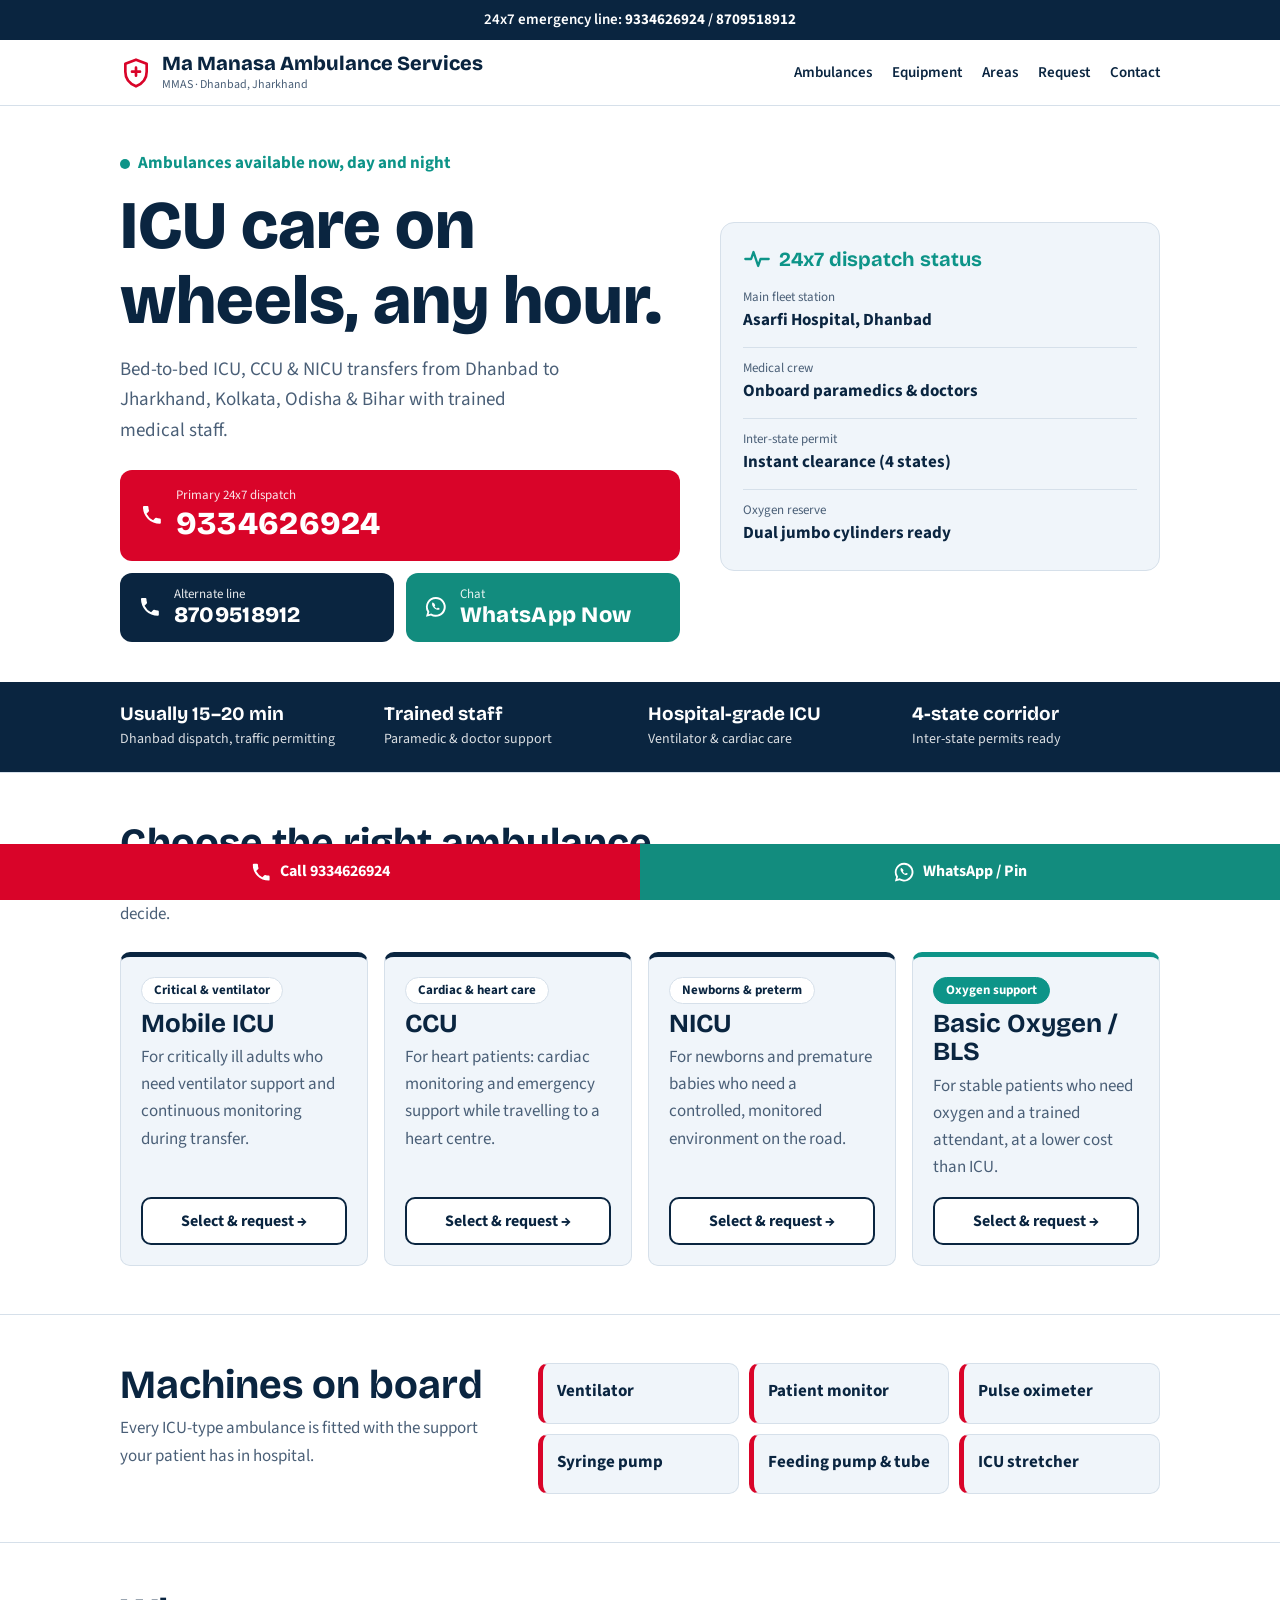
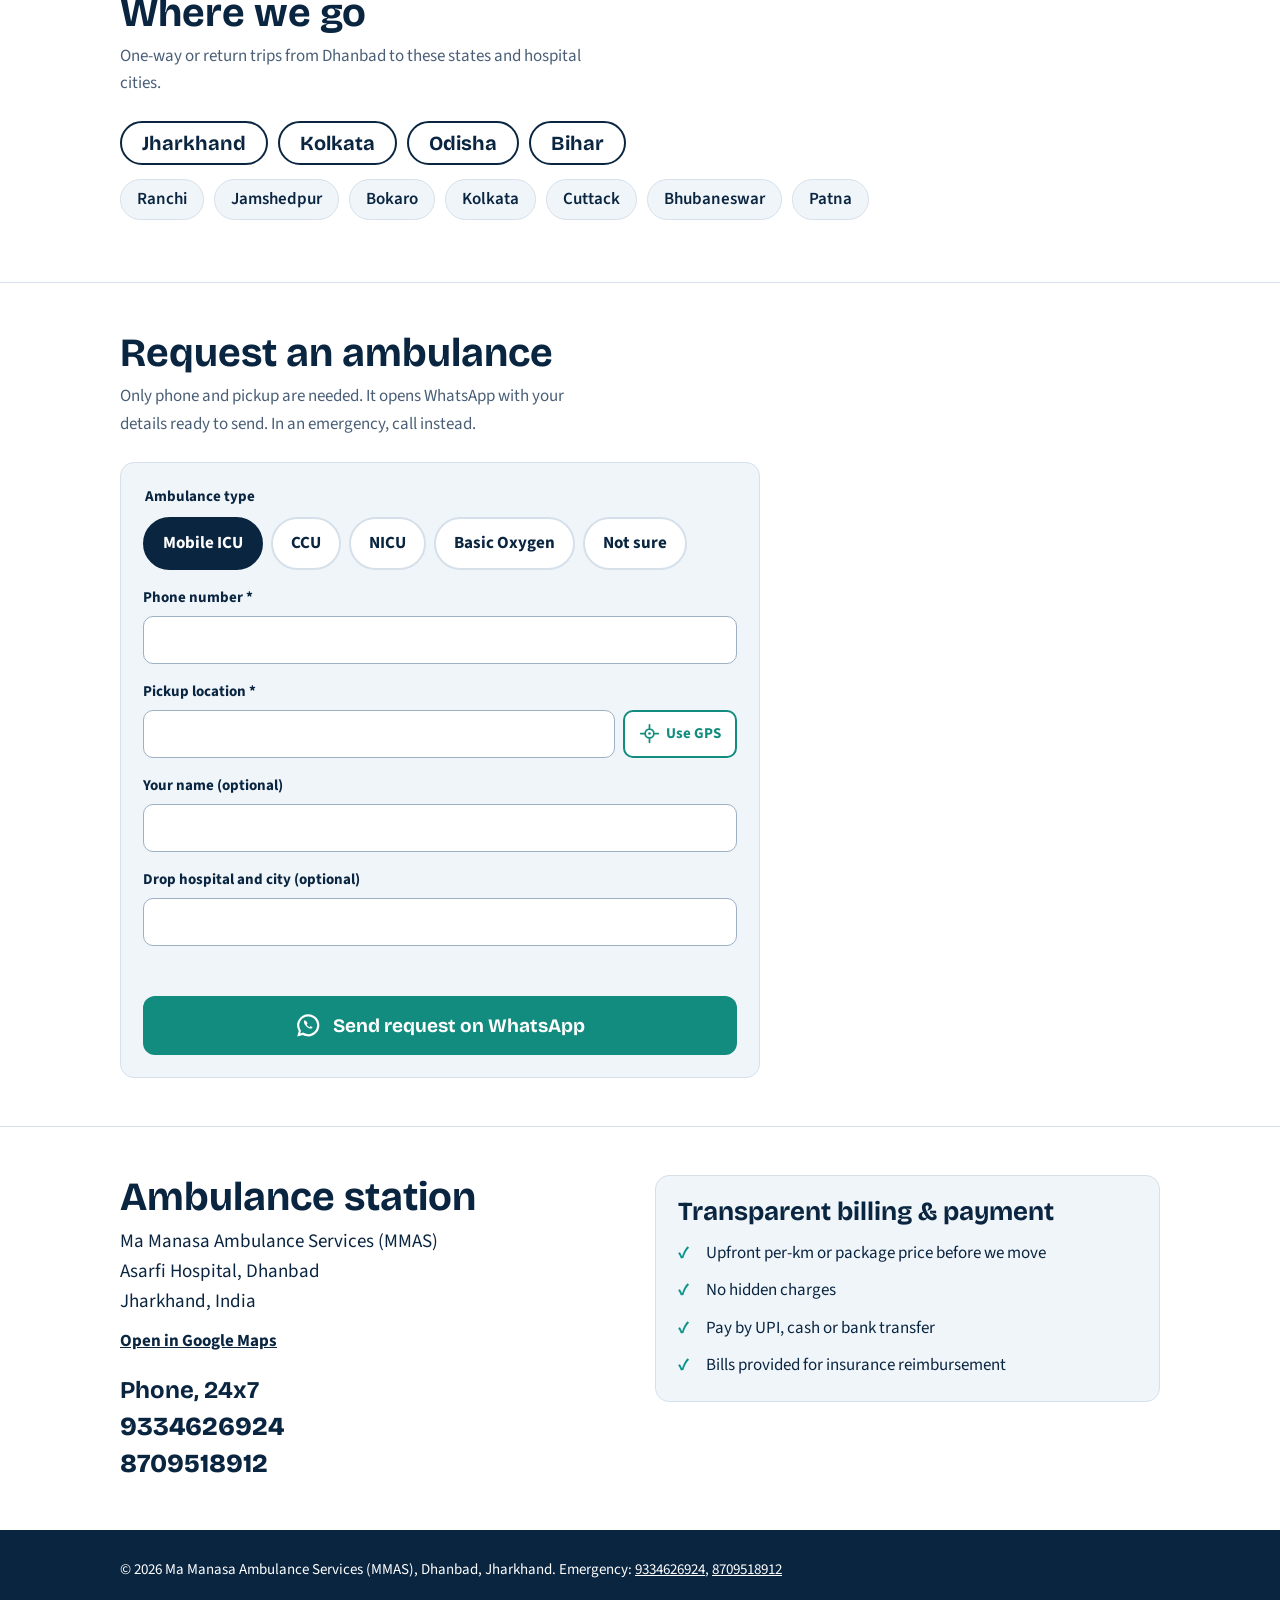
<file: index.html>
<!DOCTYPE html>
<html lang="en">
<head>
<meta charset="utf-8">
<meta name="viewport" content="width=device-width, initial-scale=1, viewport-fit=cover">
<meta name="color-scheme" content="light">
<title>Ambulance Service in Dhanbad | Ma Manasa Ambulance</title>
<meta name="description" content="24/7 ambulance service in Dhanbad for ICU, CCU, NICU and oxygen-supported patient transfers. Contact Ma Manasa Ambulance Services for emergency transport.">
<link rel="canonical" href="https://ma-manasa-ambulance.vercel.app/">

<meta property="og:type" content="website">
<meta property="og:title" content="Ma Manasa Ambulance Services | Dhanbad">
<meta property="og:description" content="ICU, CCU, NICU and oxygen ambulance services from Dhanbad. Contact MMAS for patient transfers.">
<meta property="og:url" content="https://ma-manasa-ambulance.vercel.app/">
<meta property="og:image" content="https://ma-manasa-ambulance.vercel.app/og-image.png">
<meta property="og:locale" content="en_IN">
<meta name="twitter:card" content="summary">
<meta name="twitter:title" content="Ma Manasa Ambulance Services">
<meta name="twitter:description" content="Ambulance services and patient transfers from Dhanbad.">
<meta name="twitter:image" content="https://ma-manasa-ambulance.vercel.app/og-image.png">

<script type="application/ld+json">
{
  "@context": "https://schema.org",
  "@type": "LocalBusiness",
  "@id": "https://ma-manasa-ambulance.vercel.app/#business",
  "name": "Ma Manasa Ambulance Services",
  "alternateName": "MMAS",
  "url": "https://ma-manasa-ambulance.vercel.app/",
  "description": "Ambulance services including Mobile ICU, CCU, NICU and oxygen-supported patient transfers from Dhanbad.",
  "telephone": ["+919334626924", "+918709518912"],
  "areaServed": [
    {"@type": "City", "name": "Dhanbad"},
    {"@type": "City", "name": "Ranchi"},
    {"@type": "City", "name": "Jamshedpur"},
    {"@type": "City", "name": "Bokaro"},
    {"@type": "City", "name": "Kolkata"},
    {"@type": "City", "name": "Cuttack"},
    {"@type": "City", "name": "Bhubaneswar"},
    {"@type": "City", "name": "Patna"}
  ]
}
</script>

<link rel="preconnect" href="https://fonts.googleapis.com">
<link rel="preconnect" href="https://fonts.gstatic.com" crossorigin>
<link rel="stylesheet" href="https://fonts.googleapis.com/css2?family=Bricolage+Grotesque:wght@500;700;800&family=Source+Sans+3:wght@400;600;700&display=swap">
<link rel="stylesheet" href="style.css">
</head>
<body>

<svg width="0" height="0" style="position:absolute" aria-hidden="true">
  <symbol id="i-phone" viewBox="0 0 24 24"><path fill="currentColor" d="M6.6 10.8a15.1 15.1 0 0 0 6.6 6.6l2.2-2.2a1 1 0 0 1 1-.25 11.4 11.4 0 0 0 3.6.57 1 1 0 0 1 1 1V20a1 1 0 0 1-1 1A17 17 0 0 1 3 4a1 1 0 0 1 1-1h3.5a1 1 0 0 1 1 1c0 1.25.2 2.45.57 3.6a1 1 0 0 1-.25 1z"/></symbol>
  <symbol id="i-wa" viewBox="0 0 24 24"><path fill="currentColor" d="M12 2a10 10 0 0 0-8.6 15.1L2 22l5-1.3A10 10 0 1 0 12 2zm0 2a8 8 0 1 1-4.300 14.800l-.4-.2-2.600.7.7-2.500-.2-.4A8 8 0 0 1 12 4z"/><path fill="currentColor" d="M9 7.500c-.4 0-.9.500-.9 1.500 0 2.500 3.400 6 6.200 6 1 0 1.500-.7 1.500-1.200 0-.3-1.700-1-2-.9l-.7.800c-1.100-.4-2-1.300-2.500-2.400l.7-.8c0-.3-.7-2-1-2z"/></symbol>
  <symbol id="i-pin" viewBox="0 0 24 24"><path fill="none" stroke="currentColor" stroke-width="2" stroke-linecap="round" d="M12 2v4M12 18v4M2 12h4M18 12h4"/><circle cx="12" cy="12" r="5" fill="none" stroke="currentColor" stroke-width="2"/><circle cx="12" cy="12" r="1.500" fill="currentColor"/></symbol>
  <symbol id="i-ecg" viewBox="0 0 24 24"><path fill="none" stroke="currentColor" stroke-width="2" stroke-linecap="round" stroke-linejoin="round" d="M2 12h5l2-6 4 12 2-6h7"/></symbol>
  <symbol id="i-shield" viewBox="0 0 24 24"><path fill="none" stroke="currentColor" stroke-width="2" stroke-linejoin="round" d="M12 2l8 3v6c0 5-3.400 9-8 11-4.600-2-8-6-8-11V5z"/><path d="M12 8v6M9 11h6" stroke="currentColor" stroke-width="2" stroke-linecap="round"/></symbol>
</svg>

<div class="top">
  <span class="top-mobile">24x7 ICU Dispatch · Dhanbad &amp; Inter-State Transfers</span>
  <span class="top-desktop">24x7 emergency line: <a href="tel:+919334626924">9334626924</a> / <a href="tel:+918709518912">8709518912</a></span>
</div>

<header class="head">
  <div class="wrap nav">
    <a class="brand" href="#top"><svg class="ico"><use href="#i-shield"/></svg><span>Ma Manasa Ambulance Services<small>MMAS · Dhanbad, Jharkhand</small></span></a>
    <nav class="links" aria-label="Sections">
      <a href="#types">Ambulances</a><a href="#equipment">Equipment</a><a href="#areas">Areas</a><a href="#book">Request</a><a href="#contact">Contact</a>
    </nav>
  </div>
  <nav class="pills" aria-label="Quick jump">
    <a href="#types">Ambulances</a><a href="#equipment">Equipment</a><a href="#areas">Areas</a><a href="#book">Request</a><a href="#contact">Contact</a>
  </nav>
</header>

<main id="top">
  <div class="wrap hero">
    <div>
      <div class="live"><i></i> Ambulances available now, day and night</div>
      <h1>ICU care on wheels, any hour.</h1>
      <p>Bed-to-bed ICU, CCU &amp; NICU transfers from Dhanbad to Jharkhand, Kolkata, Odisha &amp; Bihar with trained medical staff.</p>
      <div class="ctas">
        <a class="btn red full" href="tel:+919334626924"><svg class="ico"><use href="#i-phone"/></svg><span><small>Primary 24x7 dispatch</small><b>9334626924</b></span></a>
        <a class="btn navy" href="tel:+918709518912"><svg class="ico"><use href="#i-phone"/></svg><span><small>Alternate line</small><b>8709518912</b></span></a>
        <a class="btn green" href="https://wa.me/919334626924?text=Need%20ambulance%20urgently" target="_blank" rel="noopener"><svg class="ico"><use href="#i-wa"/></svg><span><small>Chat</small><b>WhatsApp Now</b></span></a>
      </div>
    </div>
    <aside class="status" aria-label="Dispatch status">
      <h2><svg class="ico"><use href="#i-ecg"/></svg> 24x7 dispatch status</h2>
      <dl>
        <div><dt>Main fleet station</dt><dd>Asarfi Hospital, Dhanbad</dd></div>
        <div><dt>Medical crew</dt><dd>Onboard paramedics &amp; doctors</dd></div>
        <div><dt>Inter-state permit</dt><dd>Instant clearance (4 states)</dd></div>
        <div><dt>Oxygen reserve</dt><dd>Dual jumbo cylinders ready</dd></div>
      </dl>
    </aside>
  </div>

  <div class="strip"><div class="wrap">
    <div><b>Usually 15–20 min</b><span>Dhanbad dispatch, traffic permitting</span></div>
    <div><b>Trained staff</b><span>Paramedic &amp; doctor support</span></div>
    <div><b>Hospital-grade ICU</b><span>Ventilator &amp; cardiac care</span></div>
    <div><b>4-state corridor</b><span>Inter-state permits ready</span></div>
  </div></div>

  <section id="types"><div class="wrap">
    <h2>Choose the right ambulance</h2>
    <p class="lead">Not sure which one your patient needs? Call us and we will help you decide.</p>
    <div class="types">
      <article class="type"><span class="tag">Critical &amp; ventilator</span><h3>Mobile ICU</h3><p>For critically ill adults who need ventilator support and continuous monitoring during transfer.</p><button type="button" class="pick" data-type="Mobile ICU">Select &amp; request →</button></article>
      <article class="type"><span class="tag">Cardiac &amp; heart care</span><h3>CCU</h3><p>For heart patients: cardiac monitoring and emergency support while travelling to a heart centre.</p><button type="button" class="pick" data-type="CCU">Select &amp; request →</button></article>
      <article class="type"><span class="tag">Newborns &amp; preterm</span><h3>NICU</h3><p>For newborns and premature babies who need a controlled, monitored environment on the road.</p><button type="button" class="pick" data-type="NICU">Select &amp; request →</button></article>
      <article class="type bls"><span class="tag teal">Oxygen support</span><h3>Basic Oxygen / BLS</h3><p>For stable patients who need oxygen and a trained attendant, at a lower cost than ICU.</p><button type="button" class="pick" data-type="Basic Oxygen">Select &amp; request →</button></article>
    </div>
  </div></section>

  <section id="equipment"><div class="wrap cols">
    <div>
      <h2>Machines on board</h2>
      <p class="lead">Every ICU-type ambulance is fitted with the support your patient has in hospital.</p>
    </div>
    <ul class="equip">
      <li>Ventilator</li><li>Patient monitor</li><li>Pulse oximeter</li><li>Syringe pump</li><li>Feeding pump &amp; tube</li><li>ICU stretcher</li>
    </ul>
  </div></section>

  <section id="areas"><div class="wrap">
    <h2>Where we go</h2>
    <p class="lead">One-way or return trips from Dhanbad to these states and hospital cities.</p>
    <div class="chips big"><span>Jharkhand</span><span>Kolkata</span><span>Odisha</span><span>Bihar</span></div>
    <div class="chips"><span>Ranchi</span><span>Jamshedpur</span><span>Bokaro</span><span>Kolkata</span><span>Cuttack</span><span>Bhubaneswar</span><span>Patna</span></div>
  </div></section>

  <section id="book"><div class="wrap">
    <h2>Request an ambulance</h2>
    <p class="lead">Only phone and pickup are needed. It opens WhatsApp with your details ready to send. In an emergency, call instead.</p>
    <form id="f" novalidate>
      <fieldset>
        <legend>Ambulance type</legend>
        <div class="radios">
          <label><input type="radio" name="t" value="Mobile ICU" checked><span>Mobile ICU</span></label>
          <label><input type="radio" name="t" value="CCU"><span>CCU</span></label>
          <label><input type="radio" name="t" value="NICU"><span>NICU</span></label>
          <label><input type="radio" name="t" value="Basic Oxygen"><span>Basic Oxygen</span></label>
          <label><input type="radio" name="t" value="Not sure"><span>Not sure</span></label>
        </div>
      </fieldset>
      <label class="field">Phone number *<input id="p" type="tel" inputmode="tel" autocomplete="tel" required></label>
      <label class="field">Pickup location *
        <span class="row"><input id="a" autocomplete="street-address" required><button type="button" id="gps" class="gps"><svg class="ico"><use href="#i-pin"/></svg>Use GPS</button></span>
      </label>
      <label class="field">Your name (optional)<input id="n" autocomplete="name"></label>
      <label class="field">Drop hospital and city (optional)<input id="d"></label>
      <p class="err" id="e" role="alert"></p>
      <button type="submit" class="btn green submit"><svg class="ico"><use href="#i-wa"/></svg>Send request on WhatsApp</button>
    </form>
  </div></section>

  <section id="contact"><div class="wrap cols">
    <div>
      <h2>Ambulance station</h2>
      <address>Ma Manasa Ambulance Services (MMAS)<br>Asarfi Hospital, Dhanbad<br>Jharkhand, India</address>
      <a class="maplink" href="https://www.google.com/maps/search/?api=1&query=Asarfi+Hospital+Dhanbad+Jharkhand" target="_blank" rel="noopener">Open in Google Maps</a>
      <h2 class="sub">Phone, 24x7</h2>
      <p class="phones"><a href="tel:+919334626924">9334626924</a><br><a href="tel:+918709518912">8709518912</a></p>
    </div>
    <div class="bill">
      <h2>Transparent billing &amp; payment</h2>
      <ul class="tick">
        <li>Upfront per-km or package price before we move</li>
        <li>No hidden charges</li>
        <li>Pay by UPI, cash or bank transfer</li>
        <li>Bills provided for insurance reimbursement</li>
      </ul>
    </div>
  </div></section>
</main>

<footer><div class="wrap">© <span id="y">2026</span> Ma Manasa Ambulance Services (MMAS), Dhanbad, Jharkhand. Emergency: <a href="tel:+919334626924">9334626924</a>, <a href="tel:+918709518912">8709518912</a></div></footer>

<div class="sticky">
  <a class="s-call" href="tel:+919334626924"><svg class="ico"><use href="#i-phone"/></svg>Call 9334626924</a>
  <a class="s-wa" id="sticky-wa" href="https://wa.me/919334626924?text=Need%20ambulance%20urgently" target="_blank" rel="noopener"><svg class="ico"><use href="#i-wa"/></svg>WhatsApp / Pin</a>
</div>

<script src="script.js"></script>
</body>
</html>
</file>
<file: style.css>
:root{
  color-scheme:light;
  --white:#fff; --ice:#f0f5fa; --ink:#0a2540; --muted:#4a5f77; --line:#d6e0ea;
  --navy:#0a2540; --red:#d90429; --wa:#128c7e; --teal:#0d9488;
  box-sizing:border-box;
  padding-top:env(safe-area-inset-top,0px);
}
*,*::before,*::after{box-sizing:border-box}
html{scroll-behavior:smooth;scroll-padding-top:110px}
body{margin:0;background:var(--white);color:var(--ink);font:400 17px/1.6 "Source Sans 3",system-ui,sans-serif;padding-bottom:calc(64px + env(safe-area-inset-bottom,0px))}
h1,h2,h3{font-family:"Bricolage Grotesque",system-ui,sans-serif;line-height:1.1;margin:0}
a{color:inherit}
:focus-visible{outline:3px solid var(--navy);outline-offset:3px}
.wrap{max-width:1080px;margin:0 auto;padding:0 20px}
.ico{width:1.4em;height:1.4em;flex:none}

/* top strip */
.top{background:var(--navy);color:#fff;text-align:center;font-size:15px;font-weight:600;padding:8px 12px}
.top a{font-weight:700;text-decoration:none}
.top-mobile{display:none}

/* header */
.head{position:sticky;top:0;z-index:30;background:var(--white);border-bottom:1px solid var(--line)}
.nav{display:flex;align-items:center;justify-content:space-between;gap:12px;padding-top:12px;padding-bottom:12px}
.brand{display:flex;align-items:center;gap:10px;font:800 20px/1.1 "Bricolage Grotesque",sans-serif;text-decoration:none}
.brand .ico{color:var(--red);width:32px;height:32px}
.brand small{display:block;font:400 12px "Source Sans 3",sans-serif;color:var(--muted);margin-top:2px}
.links a{margin-left:20px;text-decoration:none;font-weight:600;font-size:15px}
.links a:hover{text-decoration:underline}
.pills{display:none}

/* hero */
.hero{display:grid;gap:28px;grid-template-columns:1.3fr 1fr;align-items:center;padding-top:44px;padding-bottom:40px}
.live{display:inline-flex;align-items:center;gap:8px;color:var(--teal);font-weight:700;margin-bottom:12px}
.live i{width:10px;height:10px;border-radius:50%;background:currentColor;animation:blink 1.6s infinite}
@keyframes blink{50%{opacity:.25}}
.hero h1{font-size:clamp(38px,7vw,68px);font-weight:800;max-width:13ch}
.hero p{max-width:50ch;color:var(--muted);font-size:19px;margin:16px 0 24px}
.ctas{display:grid;gap:12px;grid-template-columns:1fr 1fr;max-width:560px}
.btn{display:flex;align-items:center;gap:12px;padding:14px 18px;border-radius:12px;color:#fff;text-decoration:none;border:0;cursor:pointer;font-family:inherit;text-align:left}
.btn span{display:block;line-height:1.2}
.btn small{display:block;font-size:13px;opacity:.9}
.btn b{font:800 22px "Bricolage Grotesque",sans-serif;letter-spacing:.3px}
.btn.red{background:var(--red)}
.btn.navy{background:var(--navy)}
.btn.green{background:var(--wa)}
.btn.full{grid-column:1/-1;padding:18px 20px}
.btn.full b{font-size:32px}

/* status card */
.status{background:var(--ice);border:1px solid var(--line);border-radius:14px;padding:22px}
.status h2{display:flex;align-items:center;gap:8px;font-size:20px;color:var(--teal);margin-bottom:14px}
.status dl{margin:0;display:grid;gap:12px}
.status dt{font-size:13px;color:var(--muted)}
.status dd{margin:0;font-weight:700}
.status div{border-top:1px solid var(--line);padding-top:10px}
.status div:first-child{border:0;padding:0}

/* trust strip */
.strip{background:var(--navy);color:#fff}
.strip .wrap{display:grid;grid-template-columns:repeat(4,1fr);gap:16px;padding-top:20px;padding-bottom:20px}
.strip b{display:block;font:700 19px "Bricolage Grotesque",sans-serif}
.strip span{font-size:14px;opacity:.85}

/* sections */
section{padding:48px 0;border-top:1px solid var(--line)}
section h2{font-size:clamp(28px,5vw,40px);margin-bottom:8px}
.lead{color:var(--muted);max-width:60ch;margin:0 0 24px}
.cols{display:grid;gap:30px;grid-template-columns:repeat(auto-fit,minmax(280px,1fr))}

/* fleet */
.types{display:grid;gap:16px;grid-template-columns:repeat(auto-fit,minmax(230px,1fr))}
.type{display:flex;flex-direction:column;gap:6px;background:var(--ice);border:1px solid var(--line);border-top:5px solid var(--navy);border-radius:10px;padding:20px}
.type.bls{border-top-color:var(--teal)}
.type h3{font-size:26px}
.type p{margin:0 0 10px;color:var(--muted);flex:1}
.tag{align-self:flex-start;background:var(--white);border:1px solid var(--line);border-radius:999px;padding:2px 12px;font-size:13px;font-weight:700}
.tag.teal{background:var(--teal);border-color:var(--teal);color:#fff}
.pick{font:700 16px "Source Sans 3",sans-serif;background:var(--white);color:var(--navy);border:2px solid var(--navy);border-radius:10px;padding:11px;cursor:pointer;min-height:48px}
.pick:hover{background:var(--navy);color:#fff}

/* equipment */
.equip{list-style:none;margin:0;padding:0;display:grid;grid-template-columns:repeat(3,1fr);gap:10px}
.equip li{background:var(--ice);border:1px solid var(--line);border-radius:10px;padding:14px;font-weight:700;border-left:5px solid var(--red)}
#equipment .cols{grid-template-columns:1fr 1.6fr}

/* areas */
.chips{display:flex;flex-wrap:wrap;gap:10px;margin-bottom:14px}
.chips span{border:1px solid var(--line);background:var(--ice);border-radius:999px;padding:6px 16px;font-weight:600}
.chips.big span{border:2px solid var(--navy);background:var(--white);padding:8px 20px;font:700 20px "Bricolage Grotesque",sans-serif}

/* form */
form{background:var(--ice);border:1px solid var(--line);border-radius:14px;padding:22px;display:grid;gap:16px;max-width:640px}
fieldset{border:0;margin:0;padding:0}
legend,.field{font-weight:700;font-size:15px}
.field{display:grid;gap:6px}
legend{margin-bottom:8px}
input[type=tel],input:not([type]){font:inherit;font-size:16px;min-height:48px;padding:10px 12px;border:1px solid #9db0c4;border-radius:10px;background:var(--white);color:var(--ink);width:100%}
.radios{display:flex;flex-wrap:wrap;gap:8px}
.radios label{cursor:pointer}
.radios input{position:absolute;opacity:0;pointer-events:none}
.radios span{display:inline-block;padding:11px 18px;min-height:48px;border:2px solid var(--line);background:var(--white);border-radius:999px;font-weight:700}
.radios input:checked+span{background:var(--navy);border-color:var(--navy);color:#fff}
.radios input:focus-visible+span{outline:3px solid var(--navy);outline-offset:2px}
.row{display:flex;gap:8px}
.gps{display:flex;align-items:center;gap:6px;flex:none;font:700 15px "Source Sans 3",sans-serif;min-height:48px;padding:0 14px;border:2px solid var(--wa);color:var(--wa);background:var(--white);border-radius:10px;cursor:pointer}
.gps.ok{background:var(--wa);color:#fff}
.err{color:var(--red);font-size:15px;font-weight:600;min-height:1.2em;margin:0}
.submit{justify-content:center;font:700 19px "Bricolage Grotesque",sans-serif;padding:16px}

/* contact */
address{font-style:normal;font-size:19px}
.maplink{display:inline-block;margin:10px 0 22px;font-weight:700}
.sub{font-size:24px;margin-bottom:6px}
.phones{font:800 26px/1.4 "Bricolage Grotesque",sans-serif;margin:0}
.phones a{text-decoration:none}
.bill{background:var(--ice);border:1px solid var(--line);border-radius:14px;padding:22px;align-self:start}
.bill h2{font-size:26px}
ul.tick{list-style:none;padding:0;margin:14px 0 0;display:grid;gap:10px}
ul.tick li{padding-left:28px;position:relative}
ul.tick li::before{content:"✓";position:absolute;left:0;color:var(--teal);font-weight:800}

footer{background:var(--navy);color:#fff;padding:28px 0;font-size:15px}
footer a{color:#fff}

/* sticky bar */
.sticky{position:fixed;left:0;right:0;bottom:0;z-index:40;display:flex;padding-bottom:env(safe-area-inset-bottom,0px);background:var(--red)}
.sticky::after{content:"";position:absolute;inset:0;z-index:-1;background:linear-gradient(90deg,var(--red) 50%,var(--wa) 50%)}
.sticky a{flex:1;display:flex;align-items:center;justify-content:center;gap:8px;min-height:56px;color:#fff;font-weight:700;text-decoration:none;font-size:16px}
.s-call{background:var(--red)}
.s-wa{background:var(--wa)}

@media (prefers-reduced-motion:reduce){.live i{animation:none}html{scroll-behavior:auto}}

/* fade-in on scroll (only active when JS adds .fx) */
.fx .reveal{opacity:0;transform:translateY(28px);transition:opacity .7s ease,transform .7s ease}
.fx .reveal.in{opacity:1;transform:none}
@media (prefers-reduced-motion:reduce){.fx .reveal{opacity:1;transform:none;transition:none}}

/* themed cursor: medical cross + trailing ring (mouse devices only) */
@media (hover:hover) and (pointer:fine){
  html{cursor:url("data:image/svg+xml,%3Csvg xmlns='http://www.w3.org/2000/svg' width='32' height='32' viewBox='0 0 32 32'%3E%3Cpath d='M12 3h8v9h9v8h-9v9h-8v-9H3v-8h9z' fill='%23d90429' stroke='%23fff' stroke-width='2' stroke-linejoin='round'/%3E%3C/svg%3E") 16 16,auto}
  a,button,label,.pick,.gps,.radios span{cursor:url("data:image/svg+xml,%3Csvg xmlns='http://www.w3.org/2000/svg' width='32' height='32' viewBox='0 0 32 32'%3E%3Cpath d='M12 3h8v9h9v8h-9v9h-8v-9H3v-8h9z' fill='%230a2540' stroke='%23fff' stroke-width='2' stroke-linejoin='round'/%3E%3C/svg%3E") 16 16,pointer}
  input[type=tel],input:not([type]){cursor:text}
  .cursor-ring{position:fixed;left:0;top:0;z-index:100;width:38px;height:38px;margin:-19px 0 0 -19px;border:2px solid var(--navy);border-radius:50%;pointer-events:none;opacity:0;transition:opacity .25s,width .2s,height .2s,margin .2s,background-color .2s,border-color .2s}
  .cursor-ring.on{opacity:.55}
  .cursor-ring.hot{width:56px;height:56px;margin:-28px 0 0 -28px;background:rgba(217,4,41,.12);border-color:var(--red)}
}
@media (hover:none),(pointer:coarse){.cursor-ring{display:none}}

/* mobile */
@media (max-width:820px){
  .hero{grid-template-columns:1fr;padding-top:28px}
  .strip .wrap{grid-template-columns:1fr 1fr}
  #equipment .cols{grid-template-columns:1fr}
}
@media (max-width:640px){
  .top-desktop{display:none}
  .top-mobile{display:inline}
  .links{display:none}
  .brand{font-size:17px}
  .pills{display:flex;gap:8px;overflow-x:auto;padding:0 20px 10px;scrollbar-width:none}
  .pills::-webkit-scrollbar{display:none}
  .pills a{flex:none;border:1px solid var(--line);background:var(--ice);border-radius:999px;padding:6px 16px;font-weight:600;font-size:15px;text-decoration:none}
  html{scroll-padding-top:120px}
  .ctas{grid-template-columns:1fr 1fr}
  .btn{padding:12px}
  .btn b{font-size:17px}
  .btn.full b{font-size:28px}
  .btn .ico{display:none}
  .btn.full .ico{display:block}
  .equip{grid-template-columns:1fr 1fr}
  .row{flex-direction:column}
  .gps{justify-content:center}
}
</file>
